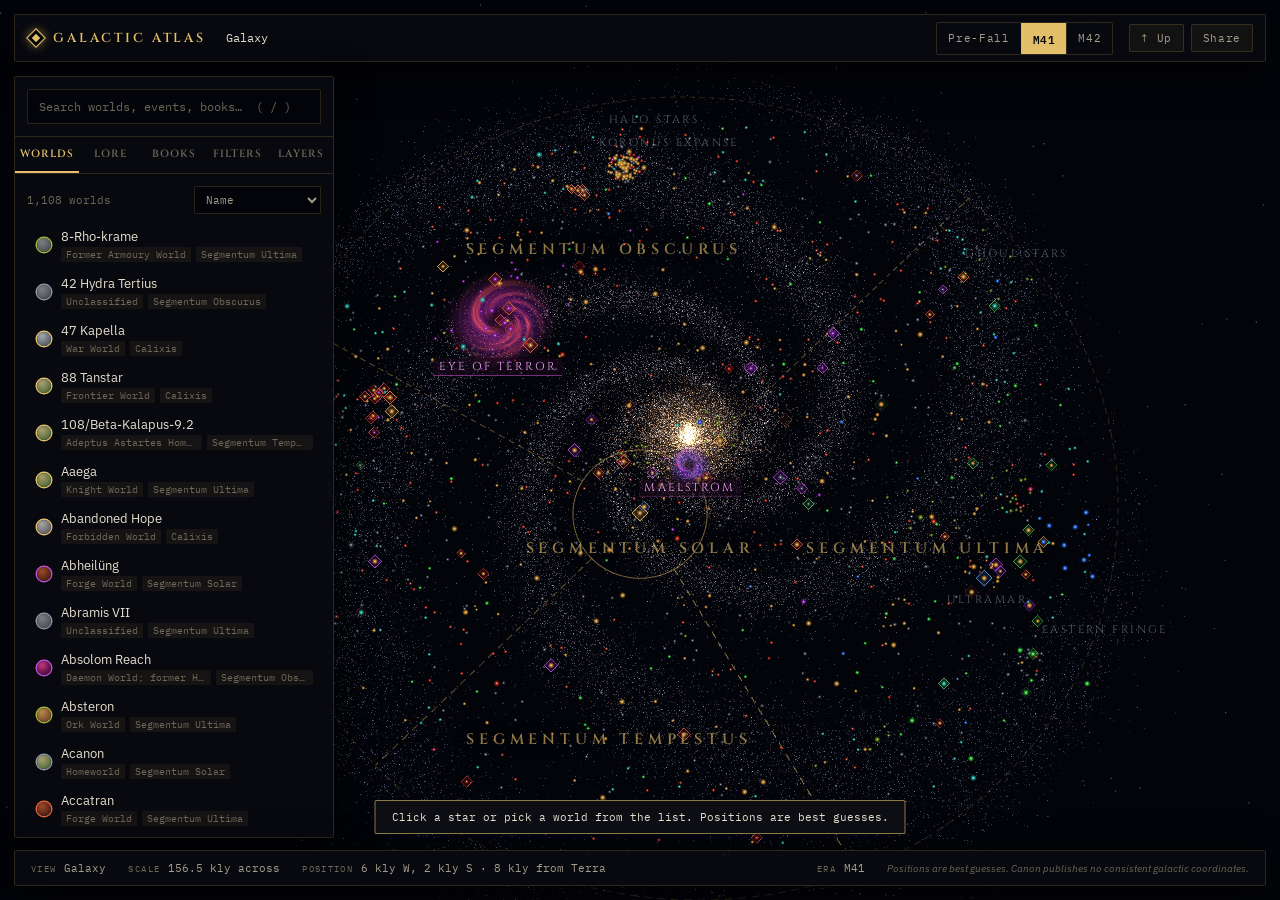
<file: index.html>
<!DOCTYPE html>
<html lang="en">
<head>
<meta charset="utf-8">
<meta name="viewport" content="width=device-width, initial-scale=1, viewport-fit=cover">
<title>Galactic Atlas · M41–M42</title>
<meta name="description" content="An interactive atlas of the Warhammer 40,000 galaxy: every documented world from the research corpus, placed on a best-guess galactic map, with full info cards.">
<link rel="preconnect" href="https://fonts.googleapis.com">
<link rel="preconnect" href="https://fonts.gstatic.com" crossorigin>
<link href="https://fonts.googleapis.com/css2?family=Cinzel:wght@500;600;700&family=EB+Garamond:ital,wght@0,400;0,500;1,400&family=IBM+Plex+Mono:wght@400;500&family=IBM+Plex+Sans:wght@400;500;600&display=swap" rel="stylesheet">
<link rel="stylesheet" href="styles/app.css">
<link rel="icon" href="data:image/svg+xml,<svg xmlns='http://www.w3.org/2000/svg' viewBox='0 0 32 32'><path d='M16 2 L30 16 L16 30 L2 16 Z' fill='none' stroke='%23e3bf6a' stroke-width='2'/><circle cx='16' cy='16' r='4' fill='%23e3bf6a'/></svg>">
</head>
<body>

<canvas id="scene-canvas"></canvas>
<div id="label-layer" aria-hidden="true"></div>
<div id="transition-veil"></div>

<header class="hud hud-top">
  <button type="button" id="button-home" class="brand" title="Return to the whole galaxy">
    <span class="brand-mark" aria-hidden="true"></span>
    <span class="brand-text">Galactic Atlas</span>
  </button>
  <nav id="breadcrumbs" class="breadcrumbs" aria-label="Location"></nav>
  <div class="era-switch" role="group" aria-label="Era">
    <button type="button" class="era-button" data-era="pre_eye" title="Before the Fall of the Aeldari">Pre-Fall</button>
    <button type="button" class="era-button is-active" data-era="pre_rift" title="M41: Eye of Terror, before the Great Rift">M41</button>
    <button type="button" class="era-button" data-era="post_rift" title="M42: Eye of Terror and the Great Rift">M42</button>
  </div>
  <div class="top-actions">
    <button type="button" id="button-parent" class="ghost-button" title="Up one level">↑ Up</button>
    <button type="button" id="button-share" class="ghost-button" title="Copy a link to this view">Share</button>
  </div>
</header>

<aside class="hud hud-left" aria-label="World browser">
  <div class="search-block">
    <label class="visually-hidden" for="search-input">Search</label>
    <input id="search-input" type="search" autocomplete="off" spellcheck="false"
           placeholder="Search worlds, events, books…  ( / )">
    <div id="search-results" class="search-results"></div>
  </div>

  <div class="tabs" role="tablist">
    <button type="button" class="tab-button is-active" data-tab="browse" role="tab">Worlds</button>
    <button type="button" class="tab-button" data-tab="lore" role="tab" title="The chronicle of the galaxy">Lore</button>
    <button type="button" class="tab-button" data-tab="books" role="tab" title="The Black Library">Books</button>
    <button type="button" class="tab-button" data-tab="filters" role="tab">Filters</button>
    <button type="button" class="tab-button" data-tab="layers" role="tab">Layers</button>
  </div>

  <div class="tab-panel is-active" data-tab="browse">
    <div class="panel-toolbar">
      <span id="list-count" class="count">—</span>
      <label class="visually-hidden" for="filter-sort">Sort</label>
      <select id="filter-sort" class="mini-select">
        <option value="name">Name</option>
        <option value="notability">Notability</option>
        <option value="terra">Nearest Terra</option>
        <option value="sector">Sector</option>
        <option value="segmentum">Segmentum</option>
      </select>
    </div>
    <div id="world-list" class="world-list"></div>
  </div>

  <div class="tab-panel" data-tab="lore">
    <div class="panel-toolbar">
      <span id="chronicle-count" class="count">—</span>
      <button type="button" id="lore-wander" class="ghost-button mini-button" title="Jump to a random event">Wander the stars</button>
    </div>
    <div class="filter-grid lore-filters">
      <label class="field"><span>Age</span><select id="lore-age"><option value="">All ages</option></select></label>
      <label class="field"><span>Kind</span><select id="lore-kind"><option value="">Any</option></select></label>
    </div>
    <div id="chronicle" class="chronicle"></div>
    <p class="hint">Lore is paraphrased from Black Library fiction and Games Workshop background. Dates are the commonly cited forms and differ between editions.</p>
  </div>

  <div class="tab-panel" data-tab="books">
    <div class="panel-toolbar">
      <span id="library-count" class="count">—</span>
    </div>
    <label class="field field-wide library-search"><span class="visually-hidden">Filter books</span>
      <input id="book-query" type="text" autocomplete="off" placeholder="Title, author or series"></label>
    <div id="library" class="library"></div>
    <p class="hint">Each book opens a card listing the worlds and events it covers, and lights up those systems on the map. Book links go to Open Library and the Warhammer 40k wiki where a page was checked to exist, and to a Lexicanum search.</p>
  </div>

  <div class="tab-panel" data-tab="filters">
    <div class="filter-grid">
      <label class="field field-wide"><span>Name, type or allegiance</span>
        <input id="filter-query" type="text" autocomplete="off" placeholder="e.g. forge, Calixis, Ork"></label>
      <label class="field field-wide"><span>Records</span>
        <select id="filter-records">
          <option value="documented">Documented worlds only</option>
          <option value="generated">Undocumented (generated) only</option>
          <option value="all">All worlds</option>
        </select></label>
      <label class="field"><span>Segmentum</span><select id="filter-segmentum"><option value="">Any</option></select></label>
      <label class="field"><span>Faction</span><select id="filter-faction"><option value="">Any</option></select></label>
      <label class="field field-wide"><span>Sector / region</span><select id="filter-sector"><option value="">Any</option></select></label>
      <label class="field"><span>World type</span><select id="filter-biome"><option value="">Any</option></select></label>
      <label class="field"><span>Body</span><select id="filter-kind"><option value="">Any</option></select></label>
      <label class="field field-wide"><span>Position confidence</span>
        <select id="filter-confidence">
          <option value="">Any</option>
          <option value="approximate">Approximate (anchored, sector or system)</option>
          <option value="guess">Best guess (segmentum, faction or random)</option>
          <option value="invented">Invented (generated worlds)</option>
        </select></label>
      <label class="check field-wide"><input id="filter-map" type="checkbox"><span>Dim non-matching systems on the map</span></label>
      <button type="button" id="filter-reset" class="ghost-button field-wide">Reset filters</button>
    </div>
    <p class="hint">Segmentum filtering uses the recorded segmentum where there is one, and otherwise the segmentum the estimated position falls in.</p>
  </div>

  <div class="tab-panel" data-tab="layers">
    <h4 class="layer-heading">Galaxy</h4>
    <label class="check"><input id="toggle-labels" type="checkbox" checked><span>Labels</span></label>
    <label class="check"><input id="toggle-lore" type="checkbox" checked><span>Notable events</span></label>
    <label class="check"><input id="toggle-segmenta" type="checkbox" checked><span>Segmentum boundaries</span></label>
    <label class="check"><input id="toggle-sectors" type="checkbox"><span>Sector footprints</span></label>
    <label class="check"><input id="toggle-astronomican" type="checkbox"><span>Astronomican reach (~50 kly)</span></label>
    <label class="check"><input id="toggle-disc" type="checkbox" checked><span>Galactic disc</span></label>
    <h4 class="layer-heading">Star systems</h4>
    <label class="check"><input id="toggle-orbits" type="checkbox" checked><span>Orbit lines</span></label>
    <label class="check"><input id="toggle-generated" type="checkbox" checked><span>Undocumented (generated) worlds</span></label>
    <div class="time-block">
      <label class="field field-wide" for="orbit-speed"><span>Orbital motion</span></label>
      <input id="orbit-speed" type="range" min="0" max="100" value="20">
    </div>
    <div class="legend">
      <h4 class="layer-heading">Legend</h4>
      <div class="legend-row"><span class="legend-dot" style="--c:#e3bf6a"></span>Imperium</div>
      <div class="legend-row"><span class="legend-dot" style="--c:#e0623f"></span>Adeptus Mechanicus</div>
      <div class="legend-row"><span class="legend-dot" style="--c:#c04fd8"></span>Chaos</div>
      <div class="legend-row"><span class="legend-dot" style="--c:#53d6d0"></span>Aeldari</div>
      <div class="legend-row"><span class="legend-dot" style="--c:#62e36b"></span>Necrons</div>
      <div class="legend-row"><span class="legend-dot" style="--c:#9fb83a"></span>Orks</div>
      <div class="legend-row"><span class="legend-dot" style="--c:#5aa7f0"></span>T’au Empire</div>
      <div class="legend-row"><span class="legend-dot" style="--c:#8d97a6"></span>Unknown or unclaimed</div>
      <h4 class="layer-heading">Events</h4>
      <div class="legend-row"><span class="legend-sigil" style="--c:#e3bf6a"></span>Crusade</div>
      <div class="legend-row"><span class="legend-sigil" style="--c:#c04fd8"></span>Heresy</div>
      <div class="legend-row"><span class="legend-sigil" style="--c:#d2483f"></span>War</div>
      <div class="legend-row"><span class="legend-sigil" style="--c:#62c36b"></span>Xenos war</div>
      <div class="legend-row"><span class="legend-sigil" style="--c:#e8833a"></span>Catastrophe</div>
      <div class="legend-row"><span class="legend-sigil" style="--c:#6aa6d8"></span>Founding</div>
      <div class="legend-row"><span class="legend-sigil" style="--c:#e48c74"></span>Inquisition</div>
      <p class="hint">Events of the era shown are bright; others are dimmed. Switch eras at the top to move through time.</p>
    </div>
    <p class="hint">No canonical, consistently projected galactic coordinates exist. Every position here is a best guess that follows the general layout of the published maps. Each info card says how its world was placed.</p>
  </div>
</aside>

<aside id="inspector" class="hud hud-right" aria-label="Info card"></aside>

<footer class="hud hud-bottom">
  <div class="status-item"><span class="status-key">View</span><span id="status-mode" class="status-value">—</span></div>
  <div class="status-item"><span class="status-key">Scale</span><span id="status-scale" class="status-value">—</span></div>
  <div class="status-item status-grow"><span class="status-key">Position</span><span id="status-position" class="status-value">—</span></div>
  <div class="status-item"><span class="status-key">Era</span><span id="status-era" class="status-value">—</span></div>
  <div id="status-note" class="status-note"></div>
</footer>

<div id="toast" class="toast" role="status"></div>

<div id="loading" class="loading">
  <div class="loading-inner">
    <div class="loading-mark" aria-hidden="true"></div>
    <div class="loading-title">Galactic Atlas</div>
    <div id="loading-message" class="loading-message">Starting…</div>
    <div class="loading-track"><div id="loading-bar" class="loading-bar"></div></div>
    <div class="loading-note">An unofficial fan research atlas. Warhammer 40,000 © Games Workshop.
      Positions are best guesses. Undocumented worlds are generated.</div>
  </div>
</div>

<noscript><div class="loading"><div class="loading-inner"><div class="loading-title">JavaScript required</div></div></div></noscript>

<script type="module" src="src/app.js"></script>
</body>
</html>
</file>
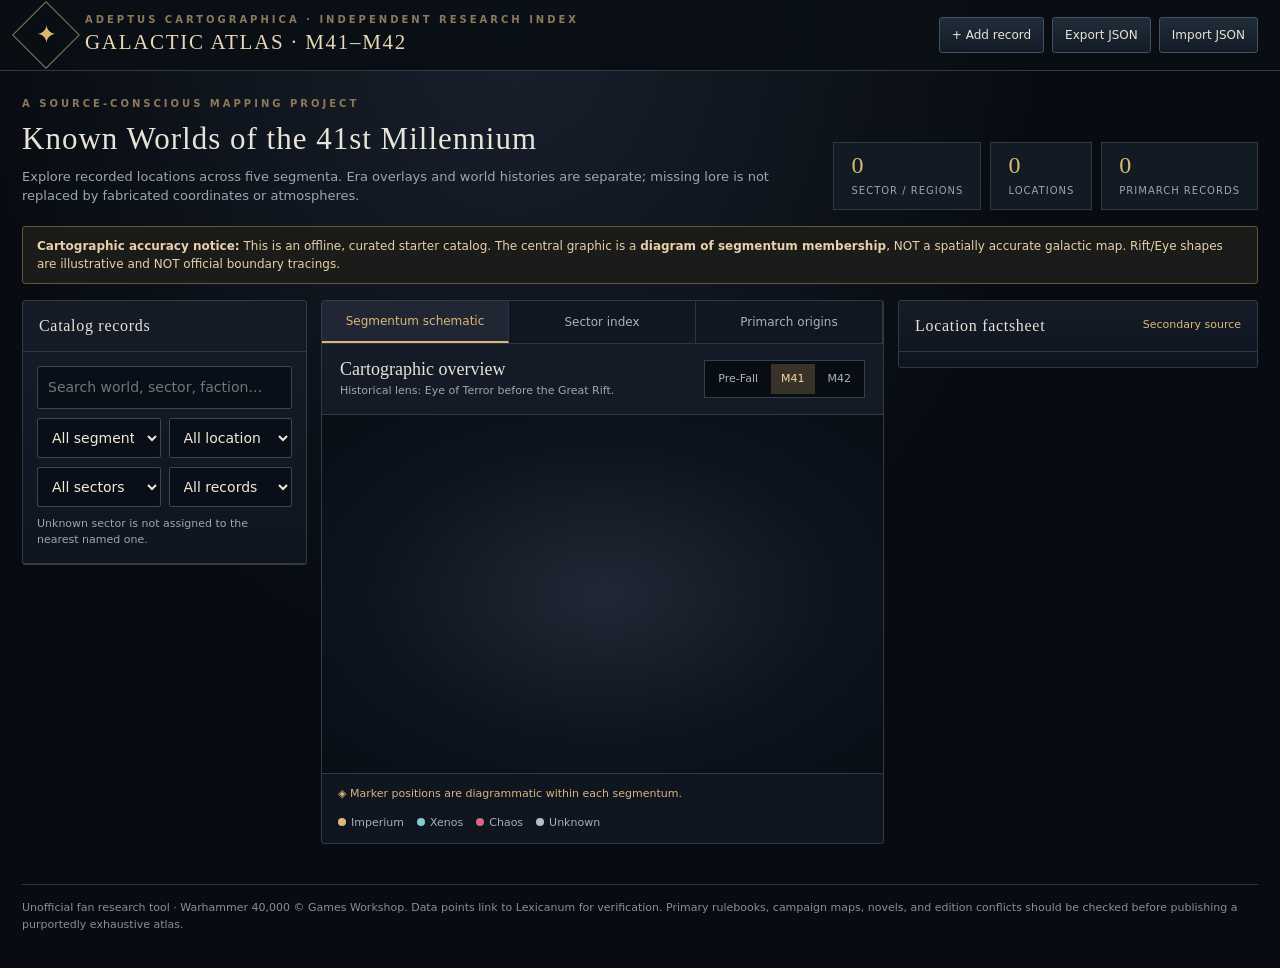
<file: atlas_template.html>
<!doctype html>
<html lang="en"><head><meta charset="utf-8"><meta name="viewport" content="width=device-width,initial-scale=1"><title>Imperium Cartographica · 40K Galactic Atlas</title>
<style>
:root{--bg:#080c12;--panel:#111823;--panel2:#151d29;--line:#2c3542;--gold:#dbb975;--gold2:#8c7957;--text:#e8e3d8;--muted:#9da6b0;--red:#c45d66;--blue:#86b8bf;--green:#a5c8a7}
*{box-sizing:border-box}body{margin:0;background:radial-gradient(ellipse at 40% 2%,#18202c 0,transparent 48%),var(--bg);color:var(--text);font:14px/1.5 system-ui,-apple-system,Segoe UI,Roboto,sans-serif}button,input,select{font:inherit}button{cursor:pointer}a{color:#dfc48e}a:hover{color:#f3d7a0}button:focus-visible,input:focus-visible,select:focus-visible{outline:2px solid var(--gold);outline-offset:3px}.wrap{max-width:1500px;margin:auto;padding:0 22px}.top{border-bottom:1px solid #333a43;background:#0a0f16ee;position:sticky;top:0;z-index:20;backdrop-filter:blur(15px)}.topinner{min-height:70px;display:flex;justify-content:space-between;align-items:center;gap:16px}.brand{display:flex;align-items:center;gap:15px}.crest{font-size:25px;border:1px solid var(--gold2);color:var(--gold);width:48px;height:48px;display:grid;place-items:center;transform:rotate(45deg)}.crest span{transform:rotate(-45deg)}.eyebrow{font-size:10px;letter-spacing:3px;text-transform:uppercase;color:var(--gold2);font-weight:800}.brand h1{margin:0;font-size:21px;letter-spacing:1.7px;font-family:Georgia,serif;font-weight:400;text-transform:uppercase;color:#e8d7b2}.toolbar{display:flex;gap:8px;align-items:center;flex-wrap:wrap}.btn{border:1px solid #43505e;background:linear-gradient(180deg,#202d39,#121b25);color:var(--text);border-radius:3px;padding:8px 12px;font-size:12px}.btn:hover{border-color:var(--gold);color:#fff}.btn.active{border-color:var(--gold);color:var(--gold);background:#29271f}.subtitle{padding:25px 0 16px;display:flex;align-items:end;justify-content:space-between;gap:16px}.subtitle h2{font-size:31px;font-family:Georgia,serif;font-weight:400;margin:5px 0 2px;letter-spacing:1px}.subtitle p{margin:4px 0;color:var(--muted);max-width:790px;font-size:13px}.stats{display:flex;gap:9px;flex-wrap:wrap}.stat{padding:9px 17px;background:#121a24;border:1px solid #313944;min-width:100px}.stat strong{display:block;font:24px Georgia,serif;color:var(--gold)}.stat span{font-size:10px;letter-spacing:1px;text-transform:uppercase;color:var(--muted)}.notice{border:1px solid #65553b;background:#1b1b19;color:#e8d0aa;padding:10px 14px;border-radius:3px;margin:0 0 16px;font-size:12px}.shell{display:grid;grid-template-columns:minmax(245px,285px) minmax(430px,1fr) minmax(300px,360px);gap:14px;align-items:start;padding-bottom:40px}.panel{border:1px solid #303b49;background:linear-gradient(180deg,#151c28,#0f151f);border-radius:3px;min-width:0}.sectionhead{display:flex;align-items:center;justify-content:space-between;border-bottom:1px solid #2f3943;padding:13px 16px;gap:8px}.sectionhead h3{margin:0;font-family:Georgia,serif;font-size:16px;font-weight:400;letter-spacing:.7px}.sectionhead .counter{font-size:11px;color:var(--gold)}.controls{padding:14px;border-bottom:1px solid #303a47;display:grid;gap:9px}.inp,.sel{width:100%;padding:10px;border:1px solid #394655;border-radius:2px;background:#090f18;color:#f4e9d5;outline:none}.filters{display:grid;grid-template-columns:1fr 1fr;gap:8px}.smallhint{font-size:11px;color:var(--muted)}.list{max-height:790px;overflow:auto;scrollbar-color:#48515e transparent}.entry{width:100%;display:block;text-align:left;border:0;border-bottom:1px solid #26313f;background:none;color:var(--text);padding:11px 15px;transition:background .12s}.entry:hover{background:#1e2938}.entry.active{background:#28291f;border-left:3px solid var(--gold);padding-left:12px}.entry .name{display:flex;align-items:baseline;justify-content:space-between;gap:5px;font-size:13px;font-weight:650}.entry small{display:block;color:#a4aab3;font-size:11px;margin-top:3px;white-space:nowrap;text-overflow:ellipsis;overflow:hidden}.entry .kind{font-size:10px;font-weight:400;text-transform:uppercase;letter-spacing:.5px;color:var(--gold2)}.tabs{display:flex;border-bottom:1px solid var(--line)}.tabs button{border:0;border-right:1px solid var(--line);background:#101721;color:#aab1b8;padding:11px 17px;flex:1;font-size:12px}.tabs button.active{color:var(--gold);background:#202633;border-bottom:2px solid var(--gold)}.maphead{padding:15px 18px;display:flex;gap:15px;justify-content:space-between;align-items:center;flex-wrap:wrap}.maphead h3{font:18px Georgia,serif;margin:0}.maphead p{margin:3px 0 0;color:var(--muted);font-size:11px}.era{display:flex;gap:3px;padding:3px;border:1px solid #333f4c;background:#080d14}.era button{border:0;background:none;color:#adb4bd;padding:7px 10px;font-size:11px}.era button.active{background:#383229;color:#f4d5a0}.map{width:100%;display:block;aspect-ratio:950/610;background:radial-gradient(ellipse at 50% 50%,#1f2834 0%,#0d1420 58%,#080e15 100%);border-top:1px solid #303b49;border-bottom:1px solid #303b49}.map svg{height:100%;width:100%;display:block}.map-foot{padding:12px 16px;display:flex;flex-wrap:wrap;justify-content:space-between;gap:12px;color:#a6afb7;font-size:11px}.legend{display:flex;gap:13px;flex-wrap:wrap}.leg::before{content:'';display:inline-block;width:8px;height:8px;border-radius:50%;margin-right:5px;background:var(--c)}.mapcap{color:#d6b57c}.detail{padding:0 0 15px}.detail .hero{padding:19px;border-bottom:1px solid var(--line);background:radial-gradient(ellipse at top right,#293341aa,transparent 70%)}.detail .over{font-size:10px;letter-spacing:1.7px;text-transform:uppercase;color:var(--gold)}.detail h2{font:30px Georgia,serif;margin:7px 0 9px;line-height:1.17}.tags{display:flex;flex-wrap:wrap;gap:5px}.tag{border:1px solid #435063;color:#b5c6d0;font-size:10px;padding:3px 7px;border-radius:2px}.tag.gold{border-color:#6e5c42;color:var(--gold)}.info{padding:15px 19px}.info h4{color:var(--gold);font-family:Georgia,serif;font-size:15px;font-weight:400;border-bottom:1px solid var(--line);padding-bottom:5px;margin:12px 0 8px}.info h4:first-child{margin-top:0}.kv{margin:0 0 10px}.kv dt{color:#8f9ba7;text-transform:uppercase;font-size:10px;letter-spacing:1.3px;margin-bottom:4px}.kv dd{margin:0;color:#e3e1d8;font-size:13px}.event{border-left:2px solid #8b6c56;background:#191b23;padding:10px 12px;margin:9px 0;color:#e7d5be;font-size:12px}.event strong{display:block;letter-spacing:1px;color:var(--gold);font-size:10px;text-transform:uppercase;margin-bottom:3px}.src{display:block;margin-top:11px;font-size:11px}.foot{padding:15px 0 35px;color:#82909e;font-size:11px;border-top:1px solid var(--line)}.empty{padding:25px;text-align:center;color:#acb2bd}.svg-sector{stroke:#7b8a97;stroke-opacity:.55;fill:#111a26;fill-opacity:.65;stroke-width:1.5;stroke-dasharray:5 6}.svg-label{fill:#cab383;font:18px Georgia,serif;letter-spacing:1.2px;text-anchor:middle;pointer-events:none}.svg-sub{font:10px system-ui;fill:#9aa9b6;letter-spacing:1.5px;text-anchor:middle;pointer-events:none}.svg-marker{cursor:pointer;transition:r .1s}.svg-marker:hover{stroke:#f9e3af;stroke-width:2}.svg-misc{fill:none;stroke:#9fa9b4;stroke-opacity:.1}.svg-eye{fill:#ab567d;stroke:#e69aba;stroke-opacity:.6;opacity:.55}.svg-rift{stroke:#d85e7d;stroke-width:18;stroke-linecap:round;stroke-linejoin:round;opacity:.38;fill:none;filter:url(#glow)}.svg-riftline{stroke:#ea91a5;stroke-width:2;opacity:.75;fill:none;stroke-dasharray:3 7}.svg-rift-label{fill:#ffc2cb;font:12px Georgia,serif;letter-spacing:2px;paint-order:stroke;stroke:#16131b;stroke-width:5px}.sector-grid{padding:15px;display:grid;grid-template-columns:repeat(2,minmax(0,1fr));gap:9px}.sectorcard{border:1px solid #364353;text-align:left;background:#151f2b;color:#e8e5de;padding:11px;min-height:86px}.sectorcard strong{display:block;font:16px Georgia,serif}.sectorcard small{font-size:11px;color:var(--muted)}.sectorcard:hover{border-color:var(--gold)}.sitem{padding:12px 16px;border-bottom:1px solid var(--line)}.sitem strong{font:17px Georgia,serif}.sitem p{margin:4px 0 0;font-size:12px;color:var(--muted)}.primrow{display:flex;align-items:center;justify-content:space-between;gap:10px;border-bottom:1px solid var(--line);padding:12px 15px}.primrow .pname{font-weight:650;font-size:13px}.primrow button{border:1px solid #4d5260;background:#141f2b;color:var(--gold);padding:4px 7px}.dialog{position:fixed;inset:0;background:#05070bd9;display:none;place-items:center;z-index:99;padding:15px}.dialog.open{display:grid}.modal{width:min(650px,95vw);max-height:92vh;overflow:auto;background:#141d29;border:1px solid var(--gold2);padding:24px}.modal h3{font:23px Georgia,serif;margin:0 0 13px}.modalgrid{display:grid;grid-template-columns:1fr 1fr;gap:10px}.modal label{display:block;font-size:11px;color:#bfb08e;margin-bottom:4px}.modal .field{margin-bottom:9px}.modalactions{display:flex;justify-content:end;gap:8px;margin-top:12px}.muted{color:var(--muted)}.mob-only{display:none}
@media(max-width:1200px){.shell{grid-template-columns:245px 1fr}.detail{grid-column:2}.map-panel{grid-column:2;grid-row:1}.left{grid-column:1;grid-row:1 / span 2}.subtitle{align-items:start}.detail .hero{padding:16px}}
@media(max-width:850px){.shell{grid-template-columns:1fr}.left,.map-panel,.detail{grid-column:1;grid-row:auto}.list{max-height:280px}.topinner{align-items:start;padding-top:12px;padding-bottom:12px;flex-direction:column}.subtitle{flex-direction:column}.maphead{align-items:start}.map{min-height:310px}.toolbar{width:100%}.modalgrid{grid-template-columns:1fr}.wrap{padding:0 12px}.brand h1{font-size:17px}}
</style></head>
<body><div class="top"><div class="wrap topinner"><div class="brand"><div class="crest"><span>✦</span></div><div><div class="eyebrow">Adeptus Cartographica · Independent Research Index</div><h1>Galactic Atlas · M41–M42</h1></div></div><div class="toolbar"><button class="btn" id="addButton">+ Add record</button><button class="btn" id="exportButton">Export JSON</button><button class="btn" id="importButton">Import JSON</button><input id="importFile" type="file" accept="application/json,.json" hidden></div></div></div>
<div class="wrap"><div class="subtitle"><div><div class="eyebrow">A source-conscious mapping project</div><h2>Known Worlds of the 41st Millennium</h2><p>Explore recorded locations across five segmenta. Era overlays and world histories are separate; missing lore is not replaced by fabricated coordinates or atmospheres.</p></div><div class="stats"><div class="stat"><strong id="sSectors">0</strong><span>Sector / regions</span></div><div class="stat"><strong id="sWorlds">0</strong><span>Locations</span></div><div class="stat"><strong id="sPrimarchs">0</strong><span>Primarch records</span></div></div></div>
<div class="notice"><strong>Cartographic accuracy notice:</strong> This is an offline, curated starter catalog. The central graphic is a <strong>diagram of segmentum membership</strong>, NOT a spatially accurate galactic map. Rift/Eye shapes are illustrative and NOT official boundary tracings.</div>
<div class="shell"><aside class="panel left"><div class="sectionhead"><h3>Catalog records</h3><span class="counter" id="listCount"></span></div><div class="controls"><input class="inp" id="query" placeholder="Search world, sector, faction…" aria-label="Search records"><div class="filters"><select class="sel" id="segFilter" aria-label="Segmentum"><option value="">All segmenta</option></select><select class="sel" id="kindFilter" aria-label="Location kind"><option value="">All location kinds</option></select></div><div class="filters"><select class="sel" id="sectorFilter" aria-label="Sector"><option value="">All sectors</option></select><select class="sel" id="specialFilter" aria-label="Special category"><option value="">All records</option><option value="primarch">Primarch origins</option><option value="xenos">Xenos locations</option><option value="eye">Eye of Terror links</option><option value="env">Atmosphere described</option></select></div><div class="smallhint" id="filterInfo">Unknown sector is not assigned to the nearest named one.</div></div><div class="list" id="worldList"></div></aside>
<main class="panel map-panel"><div class="tabs"><button id="tabMap" class="active">Segmentum schematic</button><button id="tabSectors">Sector index</button><button id="tabPrimarchs">Primarch origins</button></div><div id="mapView"><div class="maphead"><div><h3>Cartographic overview</h3><p id="eraNote">Historical lens: Eye of Terror before the Great Rift.</p></div><div class="era"><button data-era="pre_eye">Pre-Fall</button><button class="active" data-era="pre_rift">M41</button><button data-era="post_rift">M42</button></div></div><div class="map" id="map"></div><div class="map-foot"><span class="mapcap">◈ Marker positions are diagrammatic within each segmentum.</span><div class="legend"><span class="leg" style="--c:#deb779">Imperium</span><span class="leg" style="--c:#84ced2">Xenos</span><span class="leg" style="--c:#d76783">Chaos</span><span class="leg" style="--c:#b5bec7">Unknown</span></div></div></div><div id="sectorView" hidden></div><div id="primarchView" hidden></div></main>
<aside class="panel detail"><div class="sectionhead"><h3>Location factsheet</h3><span class="counter" id="reviewBadge">Secondary source</span></div><div id="details"></div></aside></div><div class="foot">Unofficial fan research tool · Warhammer 40,000 © Games Workshop. Data points link to Lexicanum for verification. Primary rulebooks, campaign maps, novels, and edition conflicts should be checked before publishing a purportedly exhaustive atlas.</div></div>
<div id="dialog" class="dialog" role="dialog" aria-modal="true" aria-label="Add atlas entry"><div class="modal"><h3>Add a research record</h3><p class="muted">Your additions are saved in this browser and can be exported to JSON. Coordinates remain unknown.</p><form id="addForm"><div class="modalgrid"><div class="field"><label>Name *</label><input class="inp" name="name" required maxlength="110"></div><div class="field"><label>Location kind</label><select class="sel" name="kind"><option>planet</option><option>moon</option><option>craftworld</option><option>space_station</option><option>webway_city</option><option>gas_giant</option><option>artificial_planet</option></select></div><div class="field"><label>Segmentum</label><select class="sel" name="segmentum"><option value="">Not established</option><option>Solar</option><option>Obscurus</option><option>Ultima</option><option>Pacificus</option><option>Tempestus</option></select></div><div class="field"><label>Sector (exactly known, optional)</label><select class="sel" name="sector" id="addSector"><option value="">Not established</option></select></div><div class="field"><label>World classification</label><input class="inp" name="type" placeholder="e.g. Mining World"></div><div class="field"><label>Faction / affiliation</label><input class="inp" name="faction" placeholder="e.g. Necrons"></div><div class="field"><label>Surface details</label><input class="inp" name="surface" placeholder="Unspecified is valid"></div><div class="field"><label>Atmosphere details</label><input class="inp" name="atmosphere" placeholder="Unspecified is valid"></div></div><div class="field"><label>Significance</label><input class="inp" name="notable"></div><div class="field"><label>Evidence URL</label><input class="inp" name="url" type="url" placeholder="https://…"></div><div class="modalactions"><button class="btn" type="button" id="cancelAdd">Cancel</button><button class="btn active" type="submit">Save record</button></div></form></div></div>
<script>const INITIAL_DB=__ATLAS_JSON__;</script>
<script>
'use strict';
let db=INITIAL_DB,selected='terra',era='pre_rift',view='map';
try{const saved=localStorage.getItem('cartographica_custom');if(saved){const additions=JSON.parse(saved); if(Array.isArray(additions))db.locations.push(...additions.filter(x=>x&&typeof x.name==='string'))}}catch(e){}
const $=(id)=>document.getElementById(id),esc=s=>String(s??'').replace(/[&<>"']/g,c=>({'&':'&amp;','<':'&lt;','>':'&gt;','"':'&quot;',"'":'&#39;'}[c]));
const known=w=>!!w.segmentum;
const sectorName=id=>db.sectors.find(s=>s.id===id)?.name||'Not specified';
const kindLabel={planet:'Planet',moon:'Moon',craftworld:'Craftworld',webway_city:'Webway city',space_station:'Space station',artificial_planet:'Artificial planet',gas_giant:'Gas giant',dwarf_planet:'Dwarf planet'};
const factionColor=w=>/Chaos|daemon|Word Bearers|Death Guard|Iron Warriors|Thousand Sons/i.test(w.affiliation+' '+w.world_type)&& !/historical\)/i.test(w.affiliation)?'#d76783':/T.au|Ork|Necron|Aeldari|Craftworld|Drukhari|Kroot|Vespid|Tyranid/i.test(w.affiliation)?'#84ced2':/Imperium|Mechanicus|Grey Knights|Blood Angels|Ultramarines|Space Wolves|Imperial|Crimson Fists/i.test(w.affiliation)?'#deb779':'#adb9c7';
const opts=(el,items,label='name',val='id')=>items.forEach(item=>el.add(new Option(typeof item==='string'?item:item[label],typeof item==='string'?item:item[val])));
opts($('segFilter'),db.segmenta.map(s=>({name:s,id:s})));
opts($('kindFilter'),[...new Set(db.locations.map(w=>w.location_kind))].sort().map(s=>({name:kindLabel[s]||s,id:s})));
function setSectorOptions(){const values=['sectorFilter','addSector'];for(const id of values){const target=$(id),curr=target.value;target.innerHTML='<option value="">'+(id==='addSector'?'Not established':'All sectors')+'</option>';opts(target,db.sectors.filter(s=>s.category==='sector'||s.category==='disputed_sector_or_subsector').sort((a,b)=>a.name.localeCompare(b.name)));target.value=curr}}
setSectorOptions();
function state(){return {q:$('query').value.trim().toLowerCase(),seg:$('segFilter').value,kind:$('kindFilter').value,sec:$('sectorFilter').value,special:$('specialFilter').value}}
function filtered(){const s=state();return db.locations.filter(w=>(!s.q||[w.name,(w.aliases||[]).join(' '),w.segmentum,sectorName(w.sector_id),w.world_type,w.affiliation,w.notable].join(' ').toLowerCase().includes(s.q))&&(!s.seg||w.segmentum===s.seg)&&(!s.kind||w.location_kind===s.kind)&&(!s.sec||w.sector_id===s.sec)&&(!s.special||(s.special==='primarch'&&w.primarchs?.length)||(s.special==='xenos'&&/T.au|Ork|Necron|Aeldari|Kroot|Vespid|Drukhari|Tyranid/i.test(w.affiliation))||(s.special==='eye'&&w.eye_relation!=='unknown')||(s.special==='env'&&!/^(Unspecified\.?|Not consistently)/i.test(w.atmosphere)))).sort((a,b)=>a.name.localeCompare(b.name))}
function select(id){selected=id;if(view!=='map')setTab('map');render()}
function renderList(items){$('listCount').textContent=items.length+' shown';$('worldList').innerHTML=items.length?items.map(w=>`<button type="button" class="entry ${w.id===selected?'active':''}" data-select="${esc(w.id)}"><div class="name"><span>${esc(w.name)}</span><span class="kind">${esc(kindLabel[w.location_kind]||w.location_kind)}</span></div><small>${esc(w.sector_id?sectorName(w.sector_id)+' Sector':(w.segmentum||'Sector unknown'))} · ${esc(w.world_type)}</small></button>`).join(''):'<div class="empty">No records match those filters.</div>'}
function details(){const w=db.locations.find(w=>w.id===selected)||db.locations[0];if(!w)return;$('reviewBadge').textContent=w.review_state==='cross_checked_secondary'?'Secondary cross-check':'Review required';const originalStatus=w.era_status?.[era]||'Era-specific status not established';const placement=w.placements_by_era?.[era];$('details').innerHTML=`<div class="hero"><div class="over">${esc((w.segmentum||'Unplaced')+' · '+(w.sector_id?sectorName(w.sector_id)+' Sector':'Sector unrecorded'))}</div><h2>${esc(w.name)}</h2>${w.aliases?.length?`<p style="color:#cdb687">Also known as: ${esc(w.aliases.join(', '))}</p>`:''}<div class="tags"><span class="tag gold">${esc(w.world_type)}</span><span class="tag">${esc(kindLabel[w.location_kind]||w.location_kind)}</span>${w.primarchs?.map(p=>`<span class="tag gold">${esc(p)}'s homeworld</span>`).join('')||''}</div></div><div class="info"><h4>Environment and nature</h4><dl class="kv"><dt>Terrain / surface</dt><dd>${esc(w.surface)}</dd></dl><dl class="kv"><dt>Atmosphere / climate</dt><dd>${esc(w.atmosphere)}</dd></dl><h4>Territory & significance</h4><dl class="kv"><dt>Affiliation (historical claims may differ)</dt><dd>${esc(w.affiliation)}</dd></dl><dl class="kv"><dt>Location</dt><dd>${esc(placement?(placement.segmentum||'Not recorded'):(w.segmentum||'Segmentum unknown'))} · ${esc((placement?placement.sector_id:w.sector_id)?sectorName(placement?placement.sector_id:w.sector_id)+' Sector':'Sector unassigned')}</dd></dl><dl class="kv"><dt>Why it matters</dt><dd>${esc(w.notable)}</dd></dl><h4>Time-layer record</h4><div class="event"><strong>${esc(db.eras.find(e=>e.id===era)?.label||era)}</strong>${esc(originalStatus)}</div><dl class="kv"><dt>Eye of Terror relationship</dt><dd>${esc(placement?.eye_relation||w.eye_relation||'unknown')}</dd></dl>${era==='post_rift'?`<dl class="kv"><dt>Side of Great Rift</dt><dd>${esc(w.rift_side||'unknown')} (not inferred from segmentum)</dd></dl>`:''}${w.historical_identity?`<div class="event">${esc(w.historical_identity)}</div>`:''}${w.segmentum_note?`<div class="event">${esc(w.segmentum_note)}</div>`:''}${w.sector_note?`<div class="event">${esc(w.sector_note)}</div>`:''}<h4>Research & provenance</h4><dl class="kv"><dt>Coordinates</dt><dd>${w.position?'Mapped from source':'Not established — omitted intentionally'}</dd></dl><dl class="kv"><dt>Verification</dt><dd>${esc(w.review_state==='cross_checked_secondary'?'Sampled against Lexicanum; verify underlying primary references':'Source / classification needs primary-source review')}</dd></dl>${w.source_url?`<a class="src" href="${esc(w.source_url)}" target="_blank" rel="noopener noreferrer">↗ Open Lexicanum/source record</a>`:'<small>No source link supplied</small>'}</div>`}
function hash(s){let v=0;for(const c of s)v=((v*31+c.charCodeAt(0))>>>0);return v}
const regions=[{name:'Solar',x:466,y:300,rx:119,ry:97,c:'#bdac75'},{name:'Obscurus',x:441,y:112,rx:205,ry:90,c:'#748cbe'},{name:'Ultima',x:743,y:319,rx:182,ry:199,c:'#668e99'},{name:'Pacificus',x:174,y:306,rx:161,ry:154,c:'#8f7eae'},{name:'Tempestus',x:445,y:501,rx:221,ry:78,c:'#a57879'}];
function mapNode(w,i,group){const g=regions.find(r=>r.name===group);if(!g)return '';const s=hash(w.name),angle=((i*2.39996+(s%11)*.037)%(Math.PI*2));const radius=Math.sqrt((i+.5)/(db.locations.filter(x=>x.segmentum===group).length+3));const xx=g.x+Math.cos(angle)*g.rx*.84*radius,yy=g.y+Math.sin(angle)*g.ry*.81*radius;const sz=w.id===selected?7.2:w.primarchs?.length?4.8:3.2;return `<circle class="svg-marker" role="button" tabindex="0" aria-label="${esc(w.name)}" data-point="${esc(w.id)}" cx="${xx.toFixed(1)}" cy="${yy.toFixed(1)}" r="${sz}" fill="${factionColor(w)}" stroke="${w.id===selected?'#fff9d9':'#07101b'}" stroke-width="${w.id===selected?2.5:.7}"><title>${esc(w.name)} · ${esc(kindLabel[w.location_kind]||w.location_kind)}</title></circle>`}
function mapDraw(items){const visible=new Set(items.map(w=>w.id));let stars='';for(let i=0;i<240;i++){const h=hash('s'+i),x=h%950,y=Math.floor(h/950)%610,r=(h%5===0)?1.3:.55;stars+=`<circle cx="${x}" cy="${y}" r="${r}" fill="#a8b8d0" opacity="${.12+(h%13)/60}"/>`};const sector_shapes=regions.map(r=>`<ellipse class="svg-sector" cx="${r.x}" cy="${r.y}" rx="${r.rx}" ry="${r.ry}" stroke="${r.c}"/><text class="svg-label" x="${r.x}" y="${r.y-r.ry*.65}">${r.name.toUpperCase()}</text><text class="svg-sub" x="${r.x}" y="${r.y-r.ry*.65+19}">${db.locations.filter(w=>w.segmentum===r.name).length} INDEXED SITES</text>`).join('');let nodes='';for(const r of regions){db.locations.filter(w=>w.segmentum===r.name).sort((a,b)=>a.id.localeCompare(b.id)).forEach((w,i)=>{if(visible.has(w.id))nodes+=mapNode(w,i,r.name)})};const unknowns=items.filter(w=>!w.segmentum).length;const eye=db.eras.find(x=>x.id===era)?.eye?`<g><ellipse class="svg-eye" cx="285" cy="166" rx="71" ry="51"/><ellipse cx="285" cy="166" rx="39" ry="31" fill="#3d192e" opacity=".83"/><text class="svg-rift-label" x="211" y="145">EYE OF TERROR</text></g>`:'';const rift=db.eras.find(x=>x.id===era)?.rift?`<g><path class="svg-rift" d="M135,112 L219,174 L298,195 L389,226 L471,256 L558,232 L647,205 L730,173 L850,104"/><path class="svg-riftline" d="M135,112 L219,174 L298,195 L389,226 L471,256 L558,232 L647,205 L730,173 L850,104"/><text class="svg-rift-label" x="575" y="195" transform="rotate(-16 575 195)">CICATRIX MALEDICTUM</text></g>`:'';$('map').innerHTML=`<svg viewBox="0 0 950 610" xmlns="http://www.w3.org/2000/svg" role="img" aria-label="Schematic groupings by segmentum, with symbolic era overlays"><defs><filter id="glow"><feGaussianBlur stdDeviation="9"/></filter></defs>${stars}<ellipse class="svg-misc" cx="475" cy="305" rx="425" ry="240" transform="rotate(-16 475 305)" stroke-width="17"/><ellipse class="svg-misc" cx="475" cy="305" rx="350" ry="180" transform="rotate(-16 475 305)" stroke-width="8"/>${sector_shapes}${eye}${rift}${nodes}<rect x="11" y="560" width="255" height="39" fill="#0a0e15" opacity=".9"/><text x="22" y="576" fill="#dcbf87" font-size="11">${unknowns} visible with unknown segmentum</text><text x="22" y="591" fill="#9ca9b3" font-size="10">Unplaced locations deliberately not plotted</text></svg>`;$('eraNote').textContent=era==='pre_eye'?'Before the Fall — Eye absent; most early world details unknown.':era==='pre_rift'?'Late M41 — Eye exists, Great Rift not yet formed.':'M42 — Eye and Great Rift exist; sides only where documented.'}
function renderSectors(){const list=db.sectors.filter(s=>!$('query').value||s.name.toLowerCase().includes($('query').value.toLowerCase())).sort((a,b)=>a.name.localeCompare(b.name));$('sectorView').innerHTML=`<div class="maphead"><div><h3>Sectors & distinct regional labels</h3><p>Sector membership is listed where a source establishes it. Non-sector regions are classified separately.</p></div></div><div class="sector-grid">${list.map(s=>`<button class="sectorcard" data-sector="${esc(s.id)}"><strong>${esc(s.name)}</strong><small>${esc(s.segmentum||'Segmentum unknown')} · ${esc(s.category.replaceAll('_',' '))}</small><br><small>${db.locations.filter(w=>w.sector_id===s.id).length} seeded linked locations</small></button>`).join('')}</div>`}
function renderPrimarchs(){$('primarchView').innerHTML=`<div class="maphead"><div><h3>The Primarchs and their adopted worlds</h3><p>II and XI are expunged. Alpharius/Omegon origin accounts are disputed. Sanguinius and Corax were raised on moons.</p></div></div>${db.primarchs.map(p=>{const w=db.locations.find(w=>w.id===p.homeworld_id);return `<div class="primrow"><span class="pname">${esc(p.name)}</span>${w?`<button data-select="${esc(w.id)}">${esc(w.name)} ↗</button>`:'<span class="muted">Unknown / disputed</span>'}</div>`}).join('')}`}
function render(){const items=filtered();$('sSectors').textContent=db.sectors.length;$('sWorlds').textContent=db.locations.length;$('sPrimarchs').textContent=db.primarchs.length;renderList(items);details();if(view==='map')mapDraw(items);else if(view==='sectors')renderSectors();else renderPrimarchs();document.querySelectorAll('[data-era]').forEach(b=>b.classList.toggle('active',b.dataset.era===era))}
function setTab(which){view=which;for(const [name,t,p] of [['map','tabMap','mapView'],['sectors','tabSectors','sectorView'],['primarchs','tabPrimarchs','primarchView']]){$(t).classList.toggle('active',name===which);$(p).hidden=name!==which}render()}
for(const id of ['query','segFilter','kindFilter','sectorFilter','specialFilter'])$(id).addEventListener(id==='query'?'input':'change',()=>render());
document.addEventListener('click',e=>{const b=e.target.closest('[data-select]');if(b){select(b.dataset.select);return}const point=e.target.closest('[data-point]');if(point){select(point.dataset.point);return}const sec=e.target.closest('[data-sector]');if(sec){$('sectorFilter').value=sec.dataset.sector;setTab('map');return}const er=e.target.closest('[data-era]');if(er){era=er.dataset.era;render()}});
document.addEventListener('keydown',e=>{if((e.key==='Enter'||e.key===' ')&&e.target.matches('[data-point]')){e.preventDefault();select(e.target.dataset.point)}});
$('tabMap').onclick=()=>setTab('map');$('tabSectors').onclick=()=>setTab('sectors');$('tabPrimarchs').onclick=()=>setTab('primarchs');
function download(name,contents){const blob=new Blob([contents],{type:'application/json;charset=utf-8'}),u=URL.createObjectURL(blob),a=document.createElement('a');a.href=u;a.download=name;a.click();setTimeout(()=>URL.revokeObjectURL(u),2000)}
$('exportButton').onclick=()=>download('40k_atlas_export.json',JSON.stringify(db,null,2));$('importButton').onclick=()=>$('importFile').click();
$('importFile').onchange=async(e)=>{const file=e.target.files[0];if(!file)return;try{const next=JSON.parse(await file.text());if(!next||!Array.isArray(next.locations)||!Array.isArray(next.sectors)||!Array.isArray(next.primarchs))throw Error('Expected locations, sectors and primarchs arrays');if(next.locations.length>20000)throw Error('Too many records for this offline viewer');db=next;localStorage.removeItem('cartographica_custom');setSectorOptions();render();alert('Imported '+db.locations.length+' locations. For persistent import, save and reopen the exported HTML or use the same JSON on next launch.')}catch(ex){alert('Import failed: '+ex.message)}e.target.value=''};
function dialog(open){$('dialog').classList.toggle('open',open)}$('addButton').onclick=()=>dialog(true);$('cancelAdd').onclick=()=>dialog(false);$('dialog').addEventListener('click',e=>{if(e.target===$('dialog'))dialog(false)});
$('addForm').onsubmit=e=>{e.preventDefault();const f=new FormData(e.target),name=String(f.get('name')).trim(),id=name.toLowerCase().replace(/[^a-z0-9]+/g,'-');if(db.locations.some(w=>w.id===id)){alert('Already exists');return}const sec=String(f.get('sector')||''),seg=String(f.get('segmentum')||'');if(sec&&seg){const matched=db.sectors.find(s=>s.id===sec);if(matched?.segmentum&&matched.segmentum!==seg){alert('That sector belongs to a different segmentum. Correct the assignment before saving.');return}}const w={id,name,location_kind:String(f.get('kind')),segmentum:seg||null,sector_id:sec||null,world_type:String(f.get('type')||'Unspecified'),affiliation:String(f.get('faction')||'Unspecified'),surface:String(f.get('surface')||'Unspecified'),atmosphere:String(f.get('atmosphere')||'Unspecified'),notable:String(f.get('notable')||'Unspecified'),source_url:String(f.get('url')||''),source_tier:'User supplied',review_state:'needs_primary_source_review',eye_relation:'unknown',rift_side:'unknown',position:null,era_status:{pre_eye:'Earlier state not established',pre_rift:'Status not established',post_rift:'Status not established'},history:[]};db.locations.push(w);try{const originalIds=new Set(INITIAL_DB.locations.map(w=>w.id));localStorage.setItem('cartographica_custom',JSON.stringify(db.locations.filter(w=>!originalIds.has(w.id))))}catch(err){}$('kindFilter').value='';$('sectorFilter').value='';$('segFilter').value='';$('specialFilter').value='';$('query').value='';selected=id;e.target.reset();dialog(false);setTab('map')};
render();
</script></body></html>
</file>
<file: styles/app.css>
/*
 * Galactic Atlas: interface styling.
 *
 * The layout follows the Real Universe Explorer: floating panels over a
 * full-screen 3D view, a browser on the left, an info card on the right
 * and a status bar below. The look is an Imperial cogitator: near-black
 * void, brass rules, Cinzel capitals for names and monospaced readouts.
 *
 * Colour carries meaning in one place: badges. Estimated values are amber,
 * generated values violet, schematic values blue, and unrecorded values
 * dimmed and italic.
 */

:root {
  --void:        #030409;
  --panel:       rgba(10, 11, 16, 0.88);
  --panel-solid: #0d0e14;
  --edge:        rgba(201, 162, 79, 0.2);
  --edge-bright: rgba(227, 191, 106, 0.6);

  --text:        #e6dfcf;
  --text-dim:    #a59d8b;
  --text-faint:  #6d6758;

  --accent:      #e3bf6a;
  --accent-dim:  rgba(227, 191, 106, 0.13);
  --blood:       #b8312f;
  --blue:        #6aa6d8;
  --violet:      #b49af0;
  --amber:       #f0b860;

  --display: "Cinzel", "Trajan Pro", Georgia, serif;
  --reading: "EB Garamond", Garamond, Georgia, serif;
  --lore:    #d9b98a;
  --mono: "IBM Plex Mono", ui-monospace, "SF Mono", Menlo, Consolas, monospace;
  --sans: "IBM Plex Sans", system-ui, -apple-system, "Segoe UI", Roboto, sans-serif;

  --radius: 2px;
  --hud-gap: 14px;
}

* { box-sizing: border-box; }

html, body {
  margin: 0; height: 100%; overflow: hidden;
  background: var(--void); color: var(--text);
  font-family: var(--sans); font-size: 13px;
  -webkit-font-smoothing: antialiased;
}

button, input, select { font-family: inherit; font-size: inherit; color: inherit; }
a { color: var(--accent); }

.visually-hidden {
  position: absolute; width: 1px; height: 1px; padding: 0; margin: -1px;
  overflow: hidden; clip: rect(0 0 0 0); white-space: nowrap; border: 0;
}

/* --- Canvas and overlays -------------------------------------------------- */

#scene-canvas { position: fixed; inset: 0; width: 100%; height: 100%; display: block; touch-action: none; cursor: crosshair; }
#label-layer { position: fixed; inset: 0; pointer-events: none; z-index: 5; overflow: hidden; }

.space-label {
  position: absolute; top: 0; left: 0; pointer-events: auto;
  padding: 1px 6px;
  background: rgba(5, 6, 10, 0.55);
  border: 0; border-left: 1px solid var(--edge);
  border-radius: 1px;
  color: var(--text-dim);
  font-family: var(--mono); font-size: 10.5px; letter-spacing: 0.03em;
  white-space: nowrap; cursor: pointer;
  transition: color 0.14s, border-color 0.14s, background 0.14s;
}
.space-label:hover { color: var(--accent); border-left-color: var(--accent); background: rgba(5, 6, 10, 0.9); }
.space-label.is-static { pointer-events: none; }
.space-label.is-major { color: var(--text); border-left-color: rgba(227, 191, 106, 0.6); font-size: 11px; }
.space-label.is-minor, .space-label.is-generated { color: var(--text-faint); font-size: 9.5px; }
.space-label.is-generated { font-style: italic; border-left-style: dashed; }
.space-label.is-documented { color: var(--text); border-left-color: rgba(227, 191, 106, 0.55); }
.space-label.is-moon { font-size: 9.5px; }
.space-label.is-star { color: #f2dfae; border-left: 0; background: none; font-size: 10px; }
.space-label.is-selected { color: var(--void); background: var(--accent); border-left-color: var(--accent); }
.space-label.is-segmentum {
  background: none; border: 0; font-family: var(--display); font-size: 15px; font-weight: 600;
  letter-spacing: 0.32em; text-transform: uppercase; color: rgba(227, 191, 106, 0.62);
  text-shadow: 0 0 12px rgba(0, 0, 0, 0.9);
}
.space-label.is-segmentum:hover { color: var(--accent); }
.space-label.is-region {
  background: none; border: 0; font-family: var(--display); font-size: 11px; letter-spacing: 0.22em;
  text-transform: uppercase; color: rgba(190, 200, 220, 0.45); font-style: normal;
}
.space-label.is-era {
  background: none; border: 0; font-family: var(--display); font-size: 13px; letter-spacing: 0.28em;
  text-transform: uppercase; color: rgba(225, 150, 230, 0.6);
}
.space-label.is-warp {
  background: rgba(30, 6, 30, 0.5); border: 0; border-bottom: 1px solid rgba(214, 90, 220, 0.5);
  font-family: var(--display); font-size: 11.5px; letter-spacing: 0.18em; text-transform: uppercase;
  color: #e9a6f0;
}
.space-label.is-event {
  background: rgba(8, 6, 4, 0.62); border: 0; border-bottom: 1px solid color-mix(in srgb, var(--kind) 70%, transparent);
  font-family: var(--reading); font-size: 12.5px; font-style: italic; letter-spacing: 0.01em;
  color: color-mix(in srgb, var(--kind) 55%, #f3e6cc);
}
.space-label.is-event::before { content: '◆ '; font-style: normal; font-size: 8px; color: var(--kind); vertical-align: 2px; }
.space-label.is-event:hover { color: #fff3da; background: rgba(8, 6, 4, 0.92); border-bottom-color: var(--kind); }
.space-label.is-event.is-other-era { opacity: 0.55; font-size: 11px; }
.kind-crusade { --kind: #e3bf6a; } .kind-heresy { --kind: #c04fd8; } .kind-war { --kind: #d2483f; }
.kind-xenos { --kind: #62c36b; } .kind-disaster { --kind: #e8833a; } .kind-founding { --kind: #6aa6d8; }
.kind-inquisition { --kind: #e48c74; } .kind-era { --kind: #a59d8b; }
.space-label.is-sector {
  background: none; border: 0; font-size: 10px; letter-spacing: 0.14em; text-transform: uppercase;
  color: rgba(159, 183, 208, 0.62);
}

#transition-veil {
  position: fixed; inset: 0; z-index: 40; pointer-events: none;
  background: radial-gradient(circle at 50% 50%, rgba(227, 191, 106, 0.12), var(--void) 62%);
  opacity: 0; transition: opacity 0.38s ease-in;
}
#transition-veil.is-active { opacity: 1; transition: opacity 0.36s ease-out; }

/* --- HUD panels ----------------------------------------------------------- */

.hud {
  position: fixed; z-index: 10;
  background: var(--panel);
  border: 1px solid var(--edge);
  border-radius: var(--radius);
  backdrop-filter: blur(14px) saturate(1.15);
  box-shadow: 0 10px 40px rgba(0, 0, 0, 0.6);
}

.hud-top {
  top: var(--hud-gap); left: var(--hud-gap); right: var(--hud-gap);
  height: 48px; display: flex; align-items: center; gap: 16px; padding: 0 12px;
}

.brand {
  display: flex; align-items: center; gap: 10px; flex-shrink: 0;
  background: none; border: 0; cursor: pointer; padding: 4px 2px;
}
.brand-mark {
  width: 14px; height: 14px; transform: rotate(45deg);
  border: 1.5px solid var(--accent);
  box-shadow: 0 0 10px rgba(227, 191, 106, 0.5), inset 0 0 0 3px var(--void), inset 0 0 0 7px var(--accent);
}
.brand-text {
  font-family: var(--display); font-size: 13px; font-weight: 600; letter-spacing: 0.22em;
  text-transform: uppercase; color: var(--accent); white-space: nowrap;
}
.brand:hover .brand-text { color: #fff0c8; }

.breadcrumbs { flex: 1; display: flex; align-items: center; gap: 7px; overflow-x: auto; scrollbar-width: none; min-width: 0; }
.breadcrumbs::-webkit-scrollbar { display: none; }
.crumb {
  background: none; border: 0; padding: 3px 2px; cursor: pointer;
  font-family: var(--mono); font-size: 11.5px; color: var(--text-dim); white-space: nowrap;
  border-bottom: 1px solid transparent;
}
button.crumb:hover { color: var(--accent); border-bottom-color: var(--edge-bright); }
.crumb.is-current { color: var(--text); }
.crumb-separator { color: var(--text-faint); }

.era-switch { display: flex; border: 1px solid var(--edge); border-radius: var(--radius); overflow: hidden; flex-shrink: 0; }
.era-button {
  background: none; border: 0; padding: 6px 11px; cursor: pointer;
  font-family: var(--mono); font-size: 10.5px; letter-spacing: 0.06em; color: var(--text-dim);
}
.era-button + .era-button { border-left: 1px solid var(--edge); }
.era-button:hover { color: var(--accent); }
.era-button.is-active { background: var(--accent); color: var(--void); font-weight: 600; }

.top-actions { display: flex; gap: 7px; flex-shrink: 0; }
.ghost-button {
  background: rgba(227, 191, 106, 0.05); border: 1px solid var(--edge); border-radius: var(--radius);
  padding: 6px 11px; color: var(--text-dim); cursor: pointer;
  font-family: var(--mono); font-size: 10.5px; letter-spacing: 0.06em;
  transition: color 0.14s, border-color 0.14s, background 0.14s;
}
.ghost-button:hover { color: var(--accent); border-color: var(--edge-bright); background: var(--accent-dim); }

/* --- Left browser --------------------------------------------------------- */

.hud-left {
  top: 76px; left: var(--hud-gap); bottom: 62px; width: 320px;
  display: flex; flex-direction: column; overflow: hidden;
}

.search-block { padding: 12px; border-bottom: 1px solid var(--edge); position: relative; }
#search-input {
  width: 100%; background: rgba(3, 4, 9, 0.85); border: 1px solid var(--edge); border-radius: var(--radius);
  padding: 9px 11px; color: var(--text); font-family: var(--mono); font-size: 12px; outline: none;
}
#search-input:focus { border-color: var(--edge-bright); box-shadow: 0 0 0 3px rgba(227, 191, 106, 0.08); }
#search-input::placeholder { color: var(--text-faint); }

.search-results { margin-top: 8px; max-height: 320px; overflow-y: auto; display: none; }
.search-results.has-results { display: block; }
.result {
  display: grid; grid-template-columns: 64px 1fr auto; align-items: center; gap: 8px;
  width: 100%; background: none; border: 0; border-left: 2px solid transparent;
  padding: 6px 8px; text-align: left; cursor: pointer;
}
.result:hover { background: rgba(227, 191, 106, 0.07); border-left-color: var(--accent); }
.result-kind {
  font-family: var(--mono); font-size: 8.5px; letter-spacing: 0.08em; text-transform: uppercase;
  color: var(--text-faint); border: 1px solid var(--edge); border-radius: 1px; padding: 2px 0; text-align: center;
}
.kind-w { color: var(--accent); border-color: rgba(227, 191, 106, 0.4); }
.kind-u { color: var(--violet); border-color: rgba(180, 154, 240, 0.35); }
.kind-s { color: #f2dfae; }
.kind-c { color: #9fb7d0; border-color: rgba(159, 183, 208, 0.35); }
.kind-g { color: var(--accent); }
.kind-f { color: #e9a6f0; border-color: rgba(214, 90, 220, 0.4); }
.kind-p { color: #e48c74; border-color: rgba(228, 140, 116, 0.4); }
.kind-e { color: #f08a6a; border-color: rgba(210, 72, 63, 0.45); }
.kind-b { color: var(--lore); border-color: rgba(217, 185, 138, 0.4); }
.result-name { font-size: 12px; color: var(--text); overflow: hidden; text-overflow: ellipsis; white-space: nowrap; }
.result-secondary { font-family: var(--mono); font-size: 9.5px; color: var(--text-faint); white-space: nowrap; max-width: 110px; overflow: hidden; text-overflow: ellipsis; }

.tabs { display: flex; border-bottom: 1px solid var(--edge); flex-shrink: 0; }
.tab-button {
  flex: 1; background: none; border: 0; border-bottom: 2px solid transparent;
  padding: 10px 2px; cursor: pointer;
  font-family: var(--display); font-size: 10.5px; font-weight: 600; letter-spacing: 0.1em;
  text-transform: uppercase; color: var(--text-faint);
}
.tab-button:hover { color: var(--text-dim); }
.tab-button.is-active { color: var(--accent); border-bottom-color: var(--accent); }
.tab-panel { display: none; flex: 1; overflow-y: auto; padding: 12px; }
.tab-panel.is-active { display: block; }

.panel-toolbar { display: flex; align-items: center; justify-content: space-between; gap: 8px; margin-bottom: 8px; }
.count { font-family: var(--mono); font-size: 10.5px; color: var(--text-faint); }

.mini-select, .field select, .field input {
  background: rgba(3, 4, 9, 0.85); border: 1px solid var(--edge); border-radius: var(--radius);
  padding: 5px 7px; color: var(--text-dim); font-family: var(--mono); font-size: 10.5px; outline: none; min-width: 0;
}
.mini-select:focus, .field input:focus, .field select:focus { border-color: var(--edge-bright); color: var(--text); }

.world-list { display: flex; flex-direction: column; gap: 1px; }
.world-row {
  display: flex; gap: 10px; align-items: center;
  background: none; border: 0; border-left: 2px solid transparent;
  padding: 6px 8px; text-align: left; cursor: pointer;
}
.world-row:hover { background: rgba(227, 191, 106, 0.06); border-left-color: var(--accent); }
.world-row.is-selected { background: rgba(227, 191, 106, 0.11); border-left-color: var(--accent); }
.world-dot { width: 14px; height: 14px; border-radius: 50%; flex-shrink: 0; }
.world-row-body { display: flex; flex-direction: column; gap: 3px; min-width: 0; }
.world-row-name { font-size: 12.5px; color: var(--text); overflow: hidden; text-overflow: ellipsis; white-space: nowrap; }
.world-row.is-generated .world-row-name { color: var(--text-dim); font-style: italic; }
.world-row-meta { display: flex; gap: 5px; min-width: 0; }
.chip {
  font-family: var(--mono); font-size: 9.5px; color: var(--text-faint);
  background: rgba(227, 191, 106, 0.06); border-radius: 1px; padding: 1px 5px;
  white-space: nowrap; overflow: hidden; text-overflow: ellipsis; max-width: 150px;
}
.world-row.is-generated .chip-where { color: var(--violet); }

.list-note, .hint {
  font-size: 10.5px; color: var(--text-faint); line-height: 1.55;
  margin: 12px 0 0; padding-top: 10px; border-top: 1px solid var(--edge);
}

.filter-grid { display: grid; grid-template-columns: 1fr 1fr; gap: 9px; }
.field { display: flex; flex-direction: column; gap: 4px; min-width: 0; }
.field > span { font-family: var(--mono); font-size: 9px; letter-spacing: 0.08em; text-transform: uppercase; color: var(--text-faint); }
.field-wide { grid-column: 1 / -1; }
.check { display: flex; align-items: center; gap: 8px; padding: 5px 0; cursor: pointer; font-size: 11.5px; color: var(--text-dim); }
.check input { accent-color: var(--accent); width: 14px; height: 14px; cursor: pointer; }
.layer-heading {
  margin: 14px 0 4px; font-family: var(--display); font-size: 10.5px; font-weight: 600;
  letter-spacing: 0.18em; text-transform: uppercase; color: var(--text-faint);
}
.layer-heading:first-child { margin-top: 0; }
.time-block { margin-top: 8px; }
#orbit-speed { width: 100%; accent-color: var(--accent); }
.legend { margin-top: 6px; }
.legend-row { display: flex; align-items: center; gap: 8px; font-size: 11px; color: var(--text-dim); padding: 2px 0; }
.legend-dot { width: 9px; height: 9px; border-radius: 50%; background: var(--c); box-shadow: 0 0 8px var(--c); }
.legend-sigil { width: 8px; height: 8px; transform: rotate(45deg); border: 1.5px solid var(--c); box-shadow: 0 0 6px var(--c); margin: 0 1px; }

/* --- Lore: chronicle, library, prose ------------------------------------- */

.mini-button { padding: 4px 9px; font-size: 10px; }
.lore-filters { margin-bottom: 10px; }
.library-search { margin-bottom: 10px; }
.library-search input { width: 100%; }
.library-heading { margin-top: 16px; }
.library > .library-heading:first-child { margin-top: 2px; }

.lore-prose p { margin: 0 0 9px; font-family: var(--reading); font-size: 15px; line-height: 1.55; color: #ece1c8; }
.lore-prose p:last-child { margin-bottom: 0; }
.lore-prose p:first-of-type:not(.lore-epithet)::first-letter,
.lore-prose .lore-epithet + p::first-letter {
  font-family: var(--display); font-size: 2.3em; float: left; line-height: 0.9; padding: 4px 6px 0 0; color: var(--lore);
}
.lore-prose .lore-epithet {
  font-family: var(--display); font-size: 11px; letter-spacing: 0.2em; text-transform: uppercase;
  color: var(--lore); margin-bottom: 10px;
}
.panel-section.is-lore { background: linear-gradient(180deg, rgba(217, 185, 138, 0.045), transparent 70%); }
.panel-section.is-lore h3 { color: var(--lore); }

.lore-timeline { list-style: none; margin: 0; padding: 0 0 0 12px; border-left: 1px solid rgba(217, 185, 138, 0.25); }
.lore-age { margin: 16px 0 6px -12px; padding-left: 12px; display: flex; flex-direction: column; gap: 2px; }
.lore-age:first-child { margin-top: 0; }
.lore-age-name { font-family: var(--display); font-size: 11px; font-weight: 600; letter-spacing: 0.18em; text-transform: uppercase; color: var(--lore); }
.lore-age-blurb { font-family: var(--reading); font-style: italic; font-size: 12.5px; color: var(--text-faint); line-height: 1.35; }
.lore-event { --kind: var(--accent); position: relative; padding: 4px 0 8px; }
.lore-event::before {
  content: ''; position: absolute; left: -16.5px; top: 9px; width: 7px; height: 7px; transform: rotate(45deg);
  background: var(--panel-solid); border: 1.5px solid var(--kind);
}
.lore-event.is-current::before { background: var(--kind); box-shadow: 0 0 8px var(--kind); }
.lore-event-button {
  display: flex; flex-direction: column; align-items: flex-start; gap: 1px; width: 100%; text-align: left;
  background: none; border: 0; padding: 2px 4px; margin-left: -4px; cursor: pointer; border-radius: var(--radius);
}
.lore-event-button:hover { background: rgba(217, 185, 138, 0.07); }
.lore-event-button:disabled { cursor: default; }
.lore-event-date { font-family: var(--mono); font-size: 9.5px; letter-spacing: 0.05em; color: color-mix(in srgb, var(--kind) 70%, var(--text-faint)); }
.lore-event-name { font-family: var(--reading); font-size: 15px; font-weight: 500; color: var(--text); line-height: 1.25; }
.lore-event.is-current .lore-event-name, .lore-event-button:hover .lore-event-name { color: #fff3da; }
.lore-event-summary { margin: 2px 0 0; font-family: var(--reading); font-size: 13.5px; line-height: 1.45; color: var(--text-dim); }
.lore-timeline.is-compact .lore-event { padding-bottom: 4px; }

.book-list { list-style: none; margin: 0; padding: 0; display: flex; flex-direction: column; gap: 3px; }
.book-row {
  display: flex; align-items: stretch; gap: 9px; width: 100%; text-align: left; cursor: pointer;
  background: rgba(217, 185, 138, 0.035); border: 1px solid transparent; border-radius: var(--radius); padding: 5px 8px 5px 5px;
}
.book-row:hover { border-color: rgba(217, 185, 138, 0.35); background: rgba(217, 185, 138, 0.08); }
.book-spine {
  --spine: #8a6d3b; width: 5px; flex-shrink: 0; border-radius: 1px;
  background: linear-gradient(180deg, color-mix(in srgb, var(--spine) 100%, #fff 15%), var(--spine) 40%, color-mix(in srgb, var(--spine) 60%, #000));
  box-shadow: inset 0 3px 0 rgba(227, 191, 106, 0.55), inset 0 -3px 0 rgba(227, 191, 106, 0.55);
}
.book-body { display: flex; flex-direction: column; gap: 1px; min-width: 0; }
.book-title { font-family: var(--reading); font-size: 14.5px; font-style: italic; color: var(--text); line-height: 1.25; }
.book-row:hover .book-title { color: #fff3da; }
.book-meta { font-family: var(--mono); font-size: 9.5px; color: var(--text-faint); overflow: hidden; text-overflow: ellipsis; white-space: nowrap; }

.lore-neighbours { display: grid; grid-template-columns: 1fr 1fr; gap: 6px; }
.lore-neighbour {
  --kind: var(--accent); display: flex; flex-direction: column; gap: 2px; text-align: left; cursor: pointer;
  background: none; border: 1px solid var(--edge); border-top: 2px solid var(--kind); border-radius: var(--radius); padding: 7px 9px;
}
.lore-neighbour:hover { background: var(--accent-dim); border-color: var(--edge-bright); border-top-color: var(--kind); }
.lore-neighbour-label { font-family: var(--mono); font-size: 9px; letter-spacing: 0.12em; text-transform: uppercase; color: var(--text-faint); }
.lore-neighbour-name { font-family: var(--reading); font-size: 14px; color: var(--text); line-height: 1.25; }
.lore-neighbour-date { font-family: var(--mono); font-size: 9.5px; color: var(--text-faint); }

/* --- Right info card ------------------------------------------------------ */

.hud-right {
  top: 76px; right: var(--hud-gap); bottom: 62px; width: 372px;
  overflow-y: auto; padding: 0; display: none;
}
.hud-right.is-open { display: block; }

.inspector-header {
  --card-accent: var(--accent);
  padding: 18px 44px 14px 18px; border-bottom: 1px solid var(--edge);
  background: linear-gradient(180deg, color-mix(in srgb, var(--card-accent) 10%, transparent), transparent);
  border-top: 2px solid var(--card-accent);
}
.inspector-kind {
  font-family: var(--mono); font-size: 9.5px; letter-spacing: 0.16em;
  text-transform: uppercase; color: var(--card-accent); margin-bottom: 7px;
}
.inspector-header h2 {
  margin: 0; font-family: var(--display); font-size: 23px; font-weight: 600; letter-spacing: 0.03em; line-height: 1.2;
}
.inspector-subtitle { margin: 7px 0 0; font-size: 11.5px; color: var(--text-dim); line-height: 1.5; }
.tag-row { display: flex; flex-wrap: wrap; gap: 5px; margin-top: 10px; }
.tag {
  font-family: var(--mono); font-size: 9.5px; letter-spacing: 0.04em; padding: 2px 7px;
  border: 1px solid var(--edge); border-radius: 1px; color: var(--text-dim);
}
.tag-faction { color: var(--card-accent); border-color: color-mix(in srgb, var(--card-accent) 45%, transparent); }
.tag-good { color: #9fd49a; border-color: rgba(159, 212, 154, 0.35); }
.tag-muted { color: var(--text-faint); }
.tag-generated { color: var(--violet); border-color: rgba(180, 154, 240, 0.4); }
.tag-lore { color: var(--lore); border-color: rgba(217, 185, 138, 0.4); }

.inspector-close {
  position: absolute; top: 12px; right: 12px; width: 24px; height: 24px;
  background: none; border: 1px solid var(--edge); border-radius: var(--radius);
  color: var(--text-faint); font-size: 15px; line-height: 1; cursor: pointer;
}
.inspector-close:hover { color: var(--accent); border-color: var(--edge-bright); }

.banner { margin: 12px 18px 0; padding: 10px 12px; font-size: 11px; line-height: 1.55; border-radius: var(--radius); }
.banner-generated { color: #d9cdf7; background: rgba(180, 154, 240, 0.08); border: 1px solid rgba(180, 154, 240, 0.3); }
.banner-lore { color: #ecdcbc; background: rgba(217, 185, 138, 0.07); border: 1px solid rgba(217, 185, 138, 0.3); }

.inspector-actions { display: flex; flex-wrap: wrap; gap: 7px; padding: 14px 18px; border-bottom: 1px solid var(--edge); }
.action {
  background: rgba(227, 191, 106, 0.05); border: 1px solid var(--edge); border-radius: var(--radius);
  padding: 7px 11px; cursor: pointer; text-decoration: none;
  font-family: var(--mono); font-size: 10.5px; color: var(--text-dim);
  transition: all 0.14s;
}
.action:hover { color: var(--accent); border-color: var(--edge-bright); background: var(--accent-dim); }
.action.is-primary { color: var(--void); background: var(--accent); border-color: var(--accent); font-weight: 600; }
.action.is-primary:hover { background: #f4d690; color: var(--void); }

.planet-preview { display: flex; gap: 14px; align-items: center; padding: 14px 18px; border-bottom: 1px solid var(--edge); }
.planet-orb {
  width: 64px; height: 64px; border-radius: 50%; flex-shrink: 0;
  box-shadow: inset -14px -10px 30px rgba(0, 0, 0, 0.6), 0 0 18px -6px rgba(227, 191, 106, 0.3);
}
.planet-preview-caption { font-size: 10.5px; color: var(--text-faint); line-height: 1.55; font-style: italic; }

.panel-section { padding: 14px 18px; border-bottom: 1px solid var(--edge); }
.panel-section h3 {
  margin: 0 0 10px; font-family: var(--display); font-size: 11px; font-weight: 600;
  letter-spacing: 0.16em; text-transform: uppercase; color: var(--accent);
}
.section-note { margin: 0 0 10px; font-size: 11px; line-height: 1.6; color: var(--text-dim); }

.fact { display: grid; grid-template-columns: minmax(96px, 0.8fr) 1.4fr; gap: 4px 12px; padding: 5px 0; align-items: baseline; }
.fact + .fact { border-top: 1px dashed rgba(201, 162, 79, 0.08); }
.fact.is-wide { grid-template-columns: 1fr; gap: 3px; }
.fact-label { font-size: 10px; font-family: var(--mono); letter-spacing: 0.04em; text-transform: uppercase; color: var(--text-faint); }
.fact-value { font-size: 12px; color: var(--text); line-height: 1.5; }
.fact:not(.is-wide) .fact-value { text-align: right; }
.fact-value.is-unknown { color: var(--text-faint); font-style: italic; }
.fact-note {
  grid-column: 1 / -1; font-size: 10.5px; line-height: 1.55; color: var(--text-faint);
  border-left: 1px solid var(--edge); padding-left: 8px; margin-top: 2px; word-break: break-word;
}
.inline-link {
  background: none; border: 0; padding: 0; cursor: pointer; color: var(--accent);
  border-bottom: 1px dotted rgba(227, 191, 106, 0.5); font: inherit; text-align: inherit;
}
.inline-link:hover { color: #fff0c8; }

.badge {
  display: inline-block; margin-left: 6px; padding: 1px 5px; border-radius: 1px;
  font-family: var(--mono); font-size: 8.5px; letter-spacing: 0.08em; text-transform: uppercase;
  vertical-align: middle; font-style: normal;
}
.badge-estimated { color: var(--amber); background: rgba(240, 184, 96, 0.12); border: 1px solid rgba(240, 184, 96, 0.3); }
.badge-generated { color: var(--violet); background: rgba(180, 154, 240, 0.12); border: 1px solid rgba(180, 154, 240, 0.3); }
.badge-schematic { color: var(--blue); background: rgba(106, 166, 216, 0.12); border: 1px solid rgba(106, 166, 216, 0.3); }

.era-list { display: flex; flex-direction: column; gap: 6px; }
.era-item { padding: 8px 10px; border: 1px solid var(--edge); border-radius: var(--radius); }
.era-item.is-current { border-color: var(--edge-bright); background: var(--accent-dim); }
.era-label { font-family: var(--mono); font-size: 9.5px; letter-spacing: 0.06em; text-transform: uppercase; color: var(--text-faint); margin-bottom: 3px; }
.era-item.is-current .era-label { color: var(--accent); }
.era-status { font-size: 11.5px; color: var(--text); line-height: 1.5; }
.era-status.is-unknown { color: var(--text-faint); font-style: italic; }
.era-event { font-size: 11.5px; color: #f0d9a8; margin-top: 4px; padding-left: 8px; border-left: 2px solid var(--blood); line-height: 1.5; }

.world-strip { display: flex; flex-wrap: wrap; gap: 5px; }
.world-chip {
  display: inline-flex; align-items: center; gap: 6px;
  background: rgba(227, 191, 106, 0.05); border: 1px solid var(--edge); border-radius: var(--radius);
  padding: 4px 8px; cursor: pointer; font-family: var(--mono); font-size: 10.5px; color: var(--text-dim);
}
.world-chip:hover { color: var(--accent); border-color: var(--edge-bright); background: var(--accent-dim); }
.world-chip.is-generated { border-style: dashed; color: var(--text-faint); font-style: italic; }
.chip-dot { width: 8px; height: 8px; border-radius: 50%; flex-shrink: 0; }

.source-list { margin: 0; padding: 0 0 0 16px; font-size: 10.5px; line-height: 1.7; word-break: break-all; }
.source-list a { color: var(--text-dim); }
.source-list a:hover { color: var(--accent); }

.inspector-footer { padding: 12px 18px 20px; font-family: var(--mono); font-size: 9.5px; color: var(--text-faint); }

/* --- Status bar ----------------------------------------------------------- */

.hud-bottom {
  left: var(--hud-gap); right: var(--hud-gap); bottom: var(--hud-gap);
  height: 36px; display: flex; align-items: center; gap: 22px; padding: 0 16px; overflow: hidden;
}
.status-item { display: flex; align-items: baseline; gap: 8px; min-width: 0; }
.status-grow { flex: 1; }
.status-key { font-family: var(--mono); font-size: 8.5px; letter-spacing: 0.16em; text-transform: uppercase; color: var(--text-faint); flex-shrink: 0; }
.status-value { font-family: var(--mono); font-size: 10.5px; color: var(--text-dim); white-space: nowrap; overflow: hidden; text-overflow: ellipsis; }
.status-note { font-size: 10px; color: var(--text-faint); font-style: italic; white-space: nowrap; overflow: hidden; text-overflow: ellipsis; max-width: 36%; }

/* --- Loading and toast ---------------------------------------------------- */

.loading {
  position: fixed; inset: 0; z-index: 100; display: grid; place-items: center;
  background: radial-gradient(circle at 50% 45%, #14110a, var(--void) 70%);
  transition: opacity 0.5s ease, visibility 0.5s;
}
.loading.is-hidden { opacity: 0; visibility: hidden; pointer-events: none; }
.loading-inner { text-align: center; max-width: 400px; padding: 24px; }
.loading-mark {
  width: 34px; height: 34px; margin: 0 auto 22px; transform: rotate(45deg);
  border: 2px solid var(--accent); box-shadow: inset 0 0 0 6px var(--void), inset 0 0 0 14px var(--accent);
  animation: pulse 1.6s ease-in-out infinite;
}
@keyframes pulse { 50% { opacity: 0.4; } }
.loading-title { font-family: var(--display); font-size: 18px; letter-spacing: 0.3em; text-transform: uppercase; color: var(--accent); margin-bottom: 16px; }
.loading-message { font-family: var(--mono); font-size: 11px; color: var(--text-dim); margin-bottom: 14px; }
.loading-track { height: 1px; background: var(--edge); overflow: hidden; }
.loading-bar { height: 100%; width: 0; background: var(--accent); transition: width 0.3s ease; box-shadow: 0 0 8px var(--accent); }
.loading-note { margin-top: 20px; font-size: 10px; color: var(--text-faint); line-height: 1.6; }

.toast {
  position: fixed; bottom: 66px; left: 50%; transform: translateX(-50%) translateY(8px); z-index: 50;
  background: var(--panel-solid); border: 1px solid var(--edge-bright); border-radius: var(--radius);
  padding: 9px 16px; font-family: var(--mono); font-size: 11px; color: var(--text);
  opacity: 0; pointer-events: none; transition: opacity 0.25s, transform 0.25s; max-width: 70vw; text-align: center;
}
.toast.is-visible { opacity: 1; transform: translateX(-50%) translateY(0); }

::-webkit-scrollbar { width: 8px; height: 8px; }
::-webkit-scrollbar-track { background: transparent; }
::-webkit-scrollbar-thumb { background: rgba(201, 162, 79, 0.2); border-radius: 4px; }
::-webkit-scrollbar-thumb:hover { background: rgba(201, 162, 79, 0.35); }

/* --- Narrow screens ------------------------------------------------------- */

@media (max-width: 1180px) {
  .hud-left { width: 272px; }
  .hud-right { width: 320px; }
  .status-note { display: none; }
}

@media (max-width: 860px) {
  :root { --hud-gap: 8px; }
  .hud-top { height: auto; flex-wrap: wrap; padding: 8px 10px; gap: 8px; }
  .breadcrumbs { order: 3; width: 100%; flex-basis: 100%; }
  .brand-text { font-size: 11px; }
  .hud-left { top: auto; bottom: 52px; left: var(--hud-gap); right: var(--hud-gap); width: auto; max-height: 42vh; }
  /* The card slides over the browser rather than competing with it. */
  .hud-right { top: auto; bottom: 52px; left: var(--hud-gap); right: var(--hud-gap); width: auto; max-height: 58vh; z-index: 12; }
  .hud-bottom { gap: 12px; }
  .status-item:not(.status-grow) { display: none; }
}
</file>
